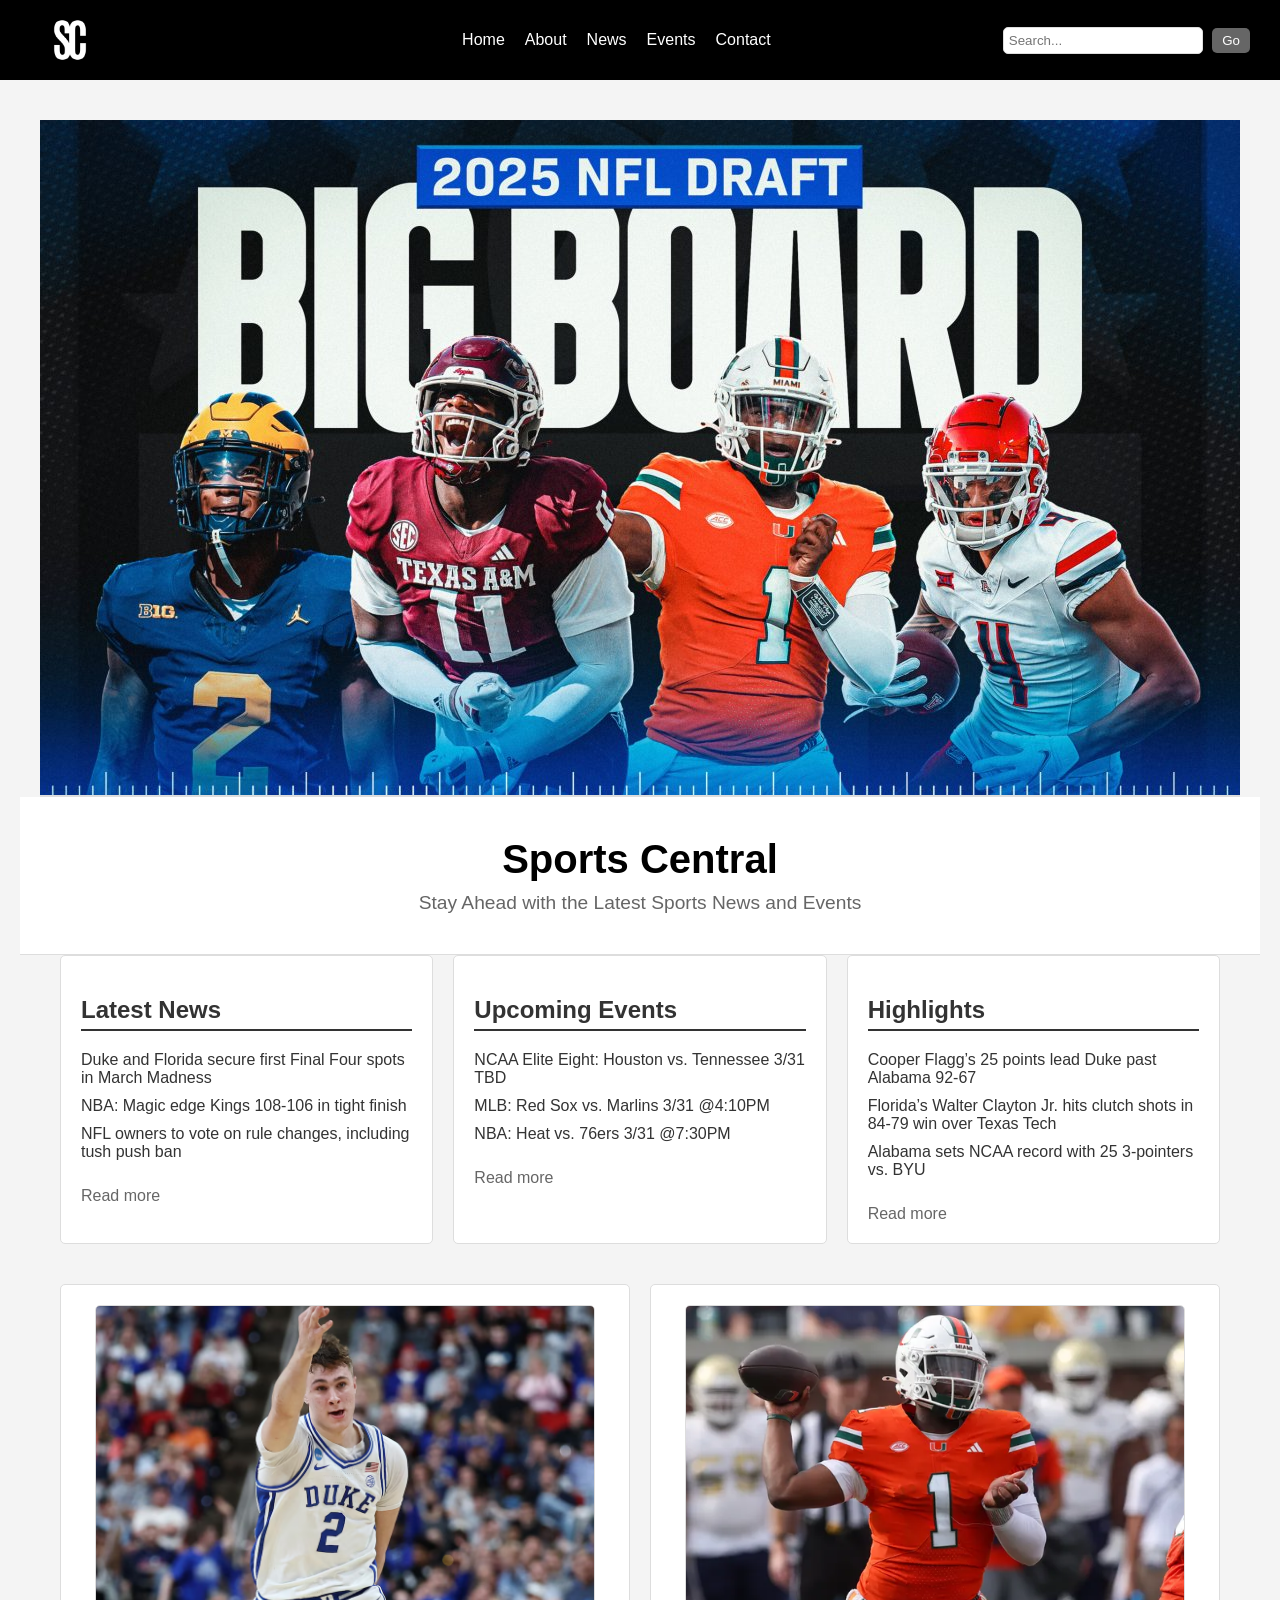
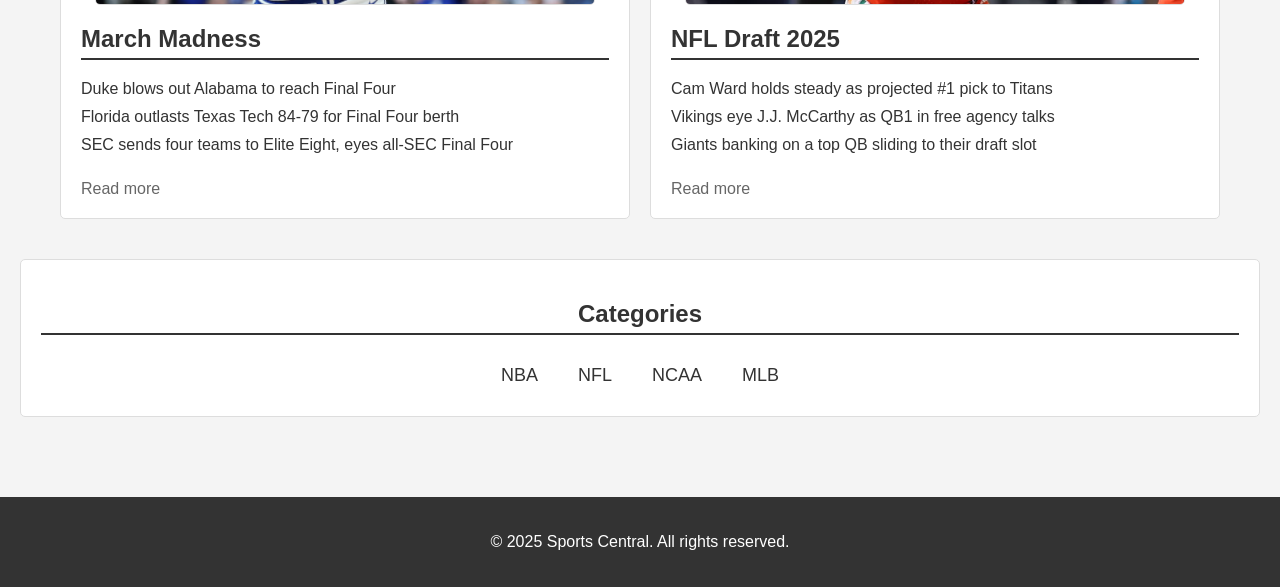
<file: index.html>
<!DOCTYPE html>
<html lang="en">
<head>
    <link rel="stylesheet" href="css/sports-central.css">
    <meta charset="UTF-8">
    <meta name="viewport" content="width=device-width, initial-scale=1.0">
    <title>Sports Central</title>
</head>
<body>
    <header>
        <div class="logo-container">
            <img src="images/sports-central-logo.png" alt="Sports Central logo" width="80">
        </div>
        <nav>
            <ul>
                <li><a href="index.html">Home</a></li>
                <li><a href="about.html">About</a></li>
                <li><a href="news.html">News</a></li>
                <li><a href="events.html">Events</a></li>
                <li><a href="contact.html">Contact</a></li>
            </ul>
        </nav>
        <form action="#" method="get" class="search-bar">
            <input type="text" placeholder="Search...">
            <button type="submit">Go</button>
        </form>
    </header>
    <main>
        <div class="banner">
            <img src="images/nfl-draft.jpg" alt="A view of the NFL draft big board, highlighting player selections, with several players positioned in the background." class="banner-image">
        </div>
        <div class="hero">
            <h1>Sports Central</h1>
            <p>Stay Ahead with the Latest Sports News and Events</p>
        </div>
        <div class="content-container">
            <section id="news">
                <h2>Latest News</h2>
                <ul>
                    <li>Duke and Florida secure first Final Four spots in March Madness</li>
                    <li>NBA: Magic edge Kings 108-106 in tight finish</li>
                    <li>NFL owners to vote on rule changes, including tush push ban</li>
                </ul>
                <a href="#" class="read-more">Read more</a>
            </section>
            <section id="events">
                <h2>Upcoming Events</h2>
                <ul>
                    <li>NCAA Elite Eight: Houston vs. Tennessee 3/31 TBD</li>
                    <li>MLB: Red Sox vs. Marlins 3/31 @4:10PM</li>
                    <li>NBA: Heat vs. 76ers 3/31 @7:30PM</li>
                </ul>
                <a href="#" class="read-more">Read more</a>
            </section>
            <section id="highlights">
                <h2>Highlights</h2>
                <ul>
                    <li>Cooper Flagg’s 25 points lead Duke past Alabama 92-67</li>
                    <li>Florida’s Walter Clayton Jr. hits clutch shots in 84-79 win over Texas Tech</li>
                    <li>Alabama sets NCAA record with 25 3-pointers vs. BYU</li>
                </ul>
                <a href="#" class="read-more">Read more</a>
            </section>
        </div>
        <div class="bottom-content-container">
            <section id="extra-box1">
                <img src="images/cooper-flag.jpg" alt="Cooper Flagg shooting a free-throw" class="feature-image">
                <h2>March Madness</h2>
                <ul>
                    <li>Duke blows out Alabama to reach Final Four</li>
                    <li>Florida outlasts Texas Tech 84-79 for Final Four berth</li>
                    <li>SEC sends four teams to Elite Eight, eyes all-SEC Final Four</li>
                </ul>
                <a href="#" class="read-more">Read more</a>
            </section>
            <section id="extra-box2">
                <img src="images/cam-ward.jpg" alt="Cam Ward throwing a football" class="feature-image">
                <h2>NFL Draft 2025</h2>
                <ul>
                    <li>Cam Ward holds steady as projected #1 pick to Titans</li>
                    <li>Vikings eye J.J. McCarthy as QB1 in free agency talks</li>
                    <li>Giants banking on a top QB sliding to their draft slot</li>
                </ul>
                <a href="#" class="read-more">Read more</a>
            </section>
        </div>
        <section id="categories">
            <h2>Categories</h2>
            <div class="category-links">
                <a href="nba.html">NBA</a>
                <a href="nfl.html">NFL</a>
                <a href="ncaa.html">NCAA</a>
                <a href="mlb.html">MLB</a>
            </div>
        </section>
    </main>
    <footer>
        <p>© 2025 Sports Central. All rights reserved.</p>
    </footer>
</body>
</html>
</file>
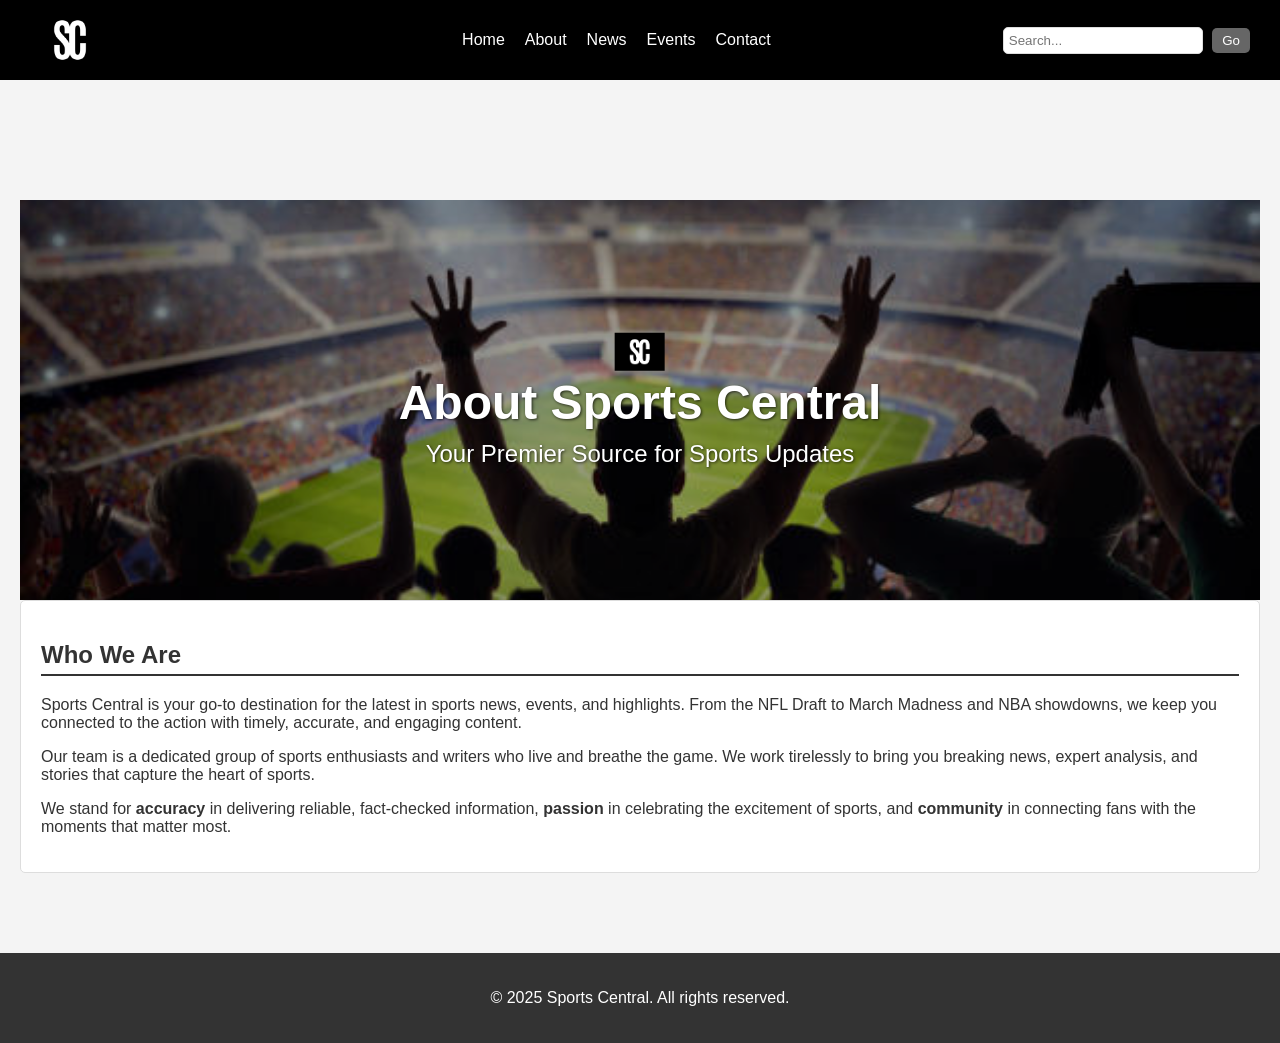
<file: about.html>
<!DOCTYPE html>
<html lang="en">
<head>
    <link rel="stylesheet" href="css/sports-central.css">
    <meta charset="UTF-8">
    <meta name="viewport" content="width=device-width, initial-scale=1.0">
    <title>About | Sports Central</title>
</head>
<body>
    <header>
        <div class="logo-container">
            <img src="images/sports-central-logo.png" alt="Sports Central logo" width="80">
        </div>
        <nav>
            <ul>
                <li><a href="index.html">Home</a></li>
                <li><a href="about.html">About</a></li>
                <li><a href="news.html">News</a></li>
                <li><a href="events.html">Events</a></li>
                <li><a href="contact.html">Contact</a></li>
            </ul>
        </nav>
        <form action="#" method="get" class="search-bar">
            <input type="text" placeholder="Search...">
            <button type="submit">Go</button>
        </form>
    </header>
    <main>
        <div class="hero-with-image">
            <img src="images/stadium-crowd.jpg" alt="Stadium crowd cheering" class="hero-image">
            <div class="hero-content">
                <img src="images/sports-central-logo.png" alt="Sports Central logo" width="50" class="hero-logo">
                <h1>About Sports Central</h1>
                <p>Your Premier Source for Sports Updates</p>
            </div>
        </div>
        <section id="about-content">
            <h2>Who We Are</h2>
            <p>Sports Central is your go-to destination for the latest in sports news, events, and highlights. From the NFL Draft to March Madness and NBA showdowns, we keep you connected to the action with timely, accurate, and engaging content.</p>
            <p>Our team is a dedicated group of sports enthusiasts and writers who live and breathe the game. We work tirelessly to bring you breaking news, expert analysis, and stories that capture the heart of sports.</p>
            <p>We stand for <strong>accuracy</strong> in delivering reliable, fact-checked information, <strong>passion</strong> in celebrating the excitement of sports, and <strong>community</strong> in connecting fans with the moments that matter most.</p>
        </section>
    </main>
    <footer>
        <p>© 2025 Sports Central. All rights reserved.</p>
    </footer>
</body>
</html>
</file>
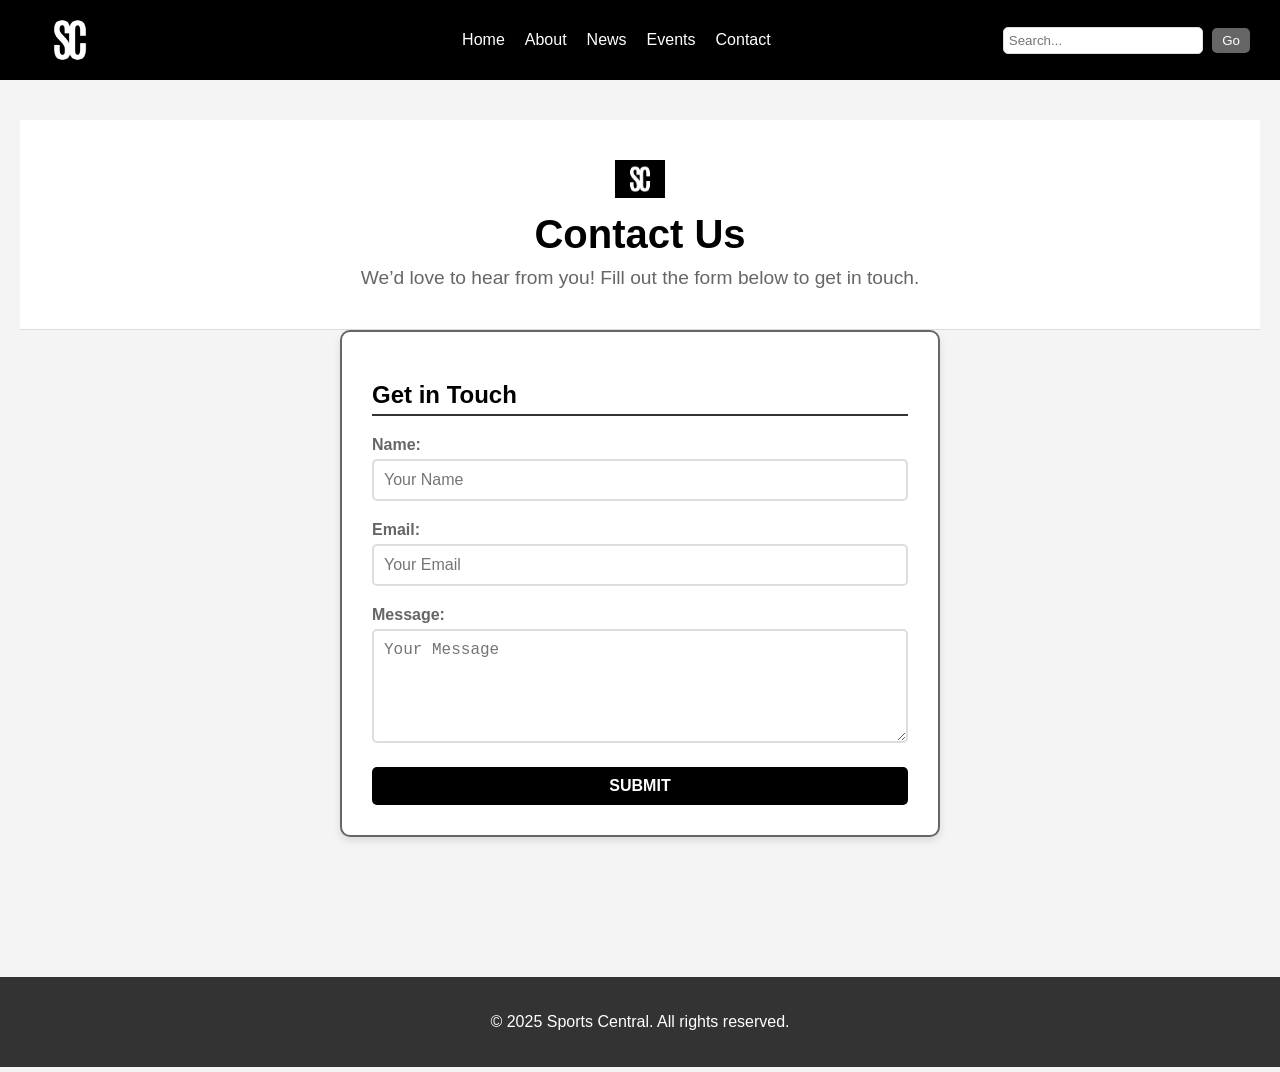
<file: contact.html>
<!DOCTYPE html>
<html lang="en">
<head>
    <link rel="stylesheet" href="css/sports-central.css">
    <meta charset="UTF-8">
    <meta name="viewport" content="width=device-width, initial-scale=1.0">
    <title>Contact - Sports Central</title>
</head>
<body>
    <header>
        <div class="logo-container">
            <img src="images/sports-central-logo.png" alt="Sports Central logo" width="80">
        </div>
        <nav>
            <ul>
                <li><a href="index.html">Home</a></li>
                <li><a href="about.html">About</a></li>
                <li><a href="news.html">News</a></li>
                <li><a href="events.html">Events</a></li>
                <li><a href="contact.html">Contact</a></li>
            </ul>
        </nav>
        <form action="#" method="get" class="search-bar">
            <input type="text" placeholder="Search...">
            <button type="submit">Go</button>
        </form>
    </header>
    <main>
        <div class="hero">
            <img src="images/sports-central-logo.png" alt="Sports Central logo" width="50" class="hero-logo">
            <h1>Contact Us</h1>
            <p>We’d love to hear from you! Fill out the form below to get in touch.</p>
        </div>
        <div class="contact-container">
            <section id="contact-form">
                <h2>Get in Touch</h2>
                <form action="#" method="post">
                    <div class="form-group">
                        <label for="name">Name:</label>
                        <input type="text" id="name" name="name" placeholder="Your Name" required>
                    </div>
                    <div class="form-group">
                        <label for="email">Email:</label>
                        <input type="email" id="email" name="email" placeholder="Your Email" required>
                    </div>
                    <div class="form-group">
                        <label for="message">Message:</label>
                        <textarea id="message" name="message" placeholder="Your Message" rows="5" required></textarea>
                    </div>
                    <button type="submit" class="submit-btn">Submit</button>
                </form>
                <div class="success-message" style="display: none;">Thanks for reaching out!</div> <!-- Hidden by default -->
            </section>
        </div>
    </main>
    <footer>
        <p>© 2025 Sports Central. All rights reserved.</p>
    </footer>
</body>
</html>
</file>
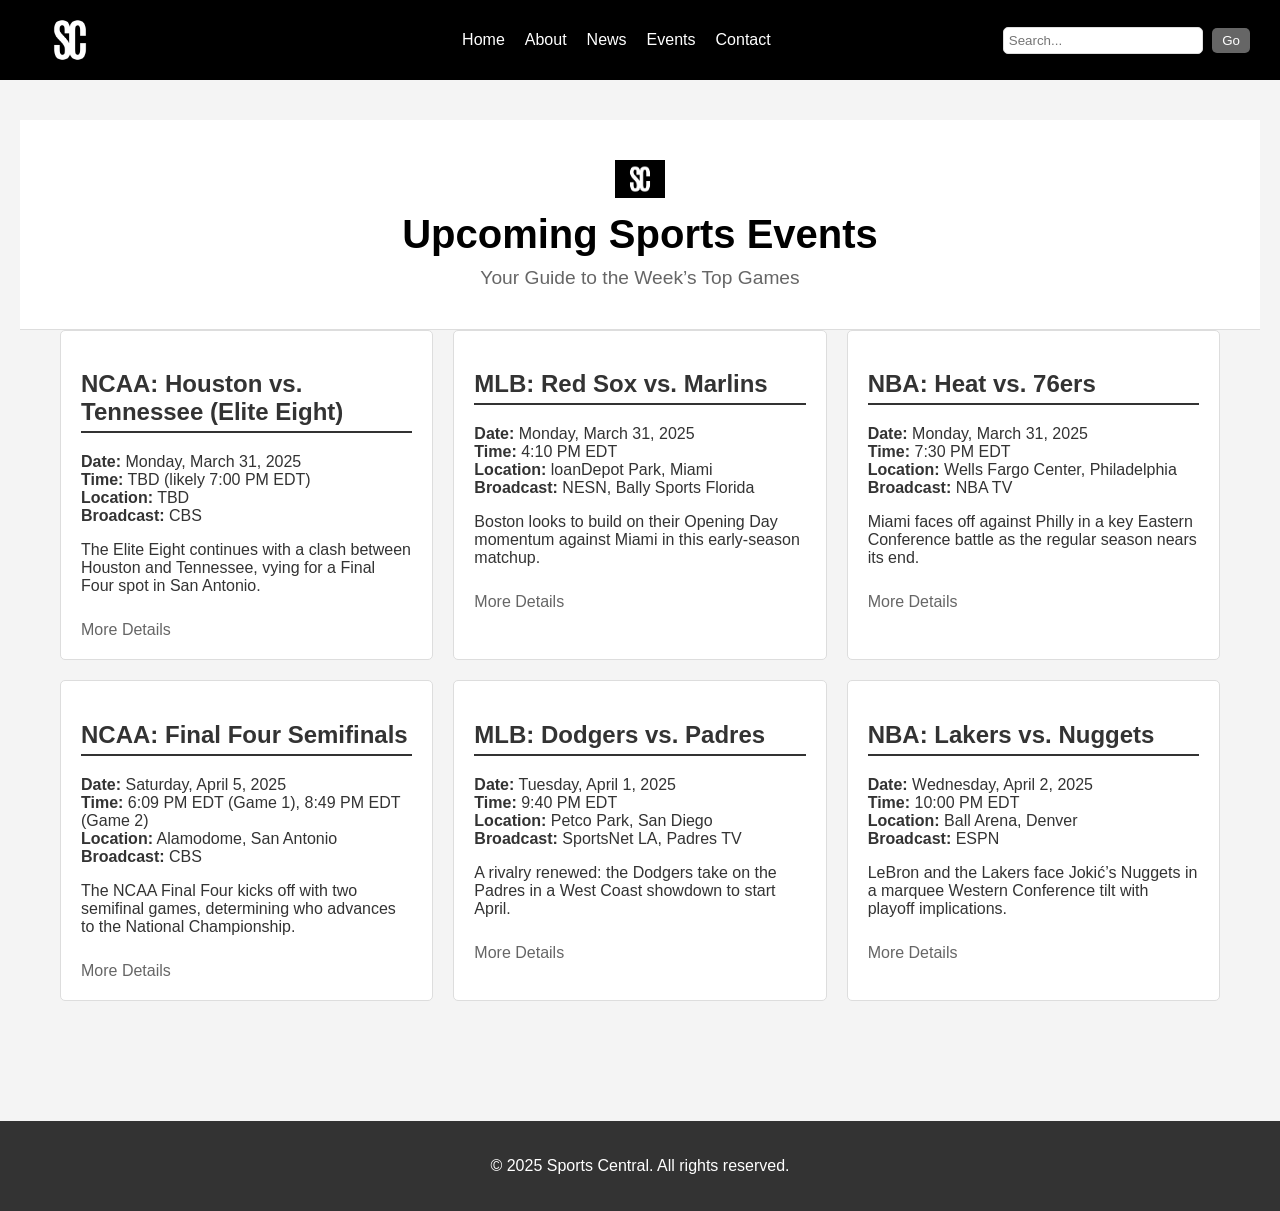
<file: events.html>
<!DOCTYPE html>
<html lang="en">
<head>
    <link rel="stylesheet" href="css/sports-central.css">
    <meta charset="UTF-8">
    <meta name="viewport" content="width=device-width, initial-scale=1.0">
    <title>Events | Sports Central</title>
</head>
<body>
    <header>
        <div class="logo-container">
            <img src="images/sports-central-logo.png" alt="Sports Central logo" width="80">
        </div>
        <nav>
            <ul>
                <li><a href="index.html">Home</a></li>
                <li><a href="about.html">About</a></li>
                <li><a href="news.html">News</a></li>
                <li><a href="events.html">Events</a></li>
                <li><a href="contact.html">Contact</a></li>
            </ul>
        </nav>
        <form action="#" method="get" class="search-bar">
            <input type="text" placeholder="Search...">
            <button type="submit">Go</button>
        </form>
    </header>
    <main>
        <div class="hero">
            <img src="images/sports-central-logo.png" alt="Sports Central logo" width="50" class="hero-logo">
            <h1>Upcoming Sports Events</h1>
            <p>Your Guide to the Week’s Top Games</p>
        </div>
        <div class="content-container">
            <section class="event">
                <h2>NCAA: Houston vs. Tennessee (Elite Eight)</h2>
                <p><strong>Date:</strong> Monday, March 31, 2025<br><strong>Time:</strong> TBD (likely 7:00 PM EDT)<br><strong>Location:</strong> TBD<br><strong>Broadcast:</strong> CBS</p>
                <p>The Elite Eight continues with a clash between Houston and Tennessee, vying for a Final Four spot in San Antonio.</p>
                <a href="#" class="read-more">More Details</a>
            </section>
            <section class="event">
                <h2>MLB: Red Sox vs. Marlins</h2>
                <p><strong>Date:</strong> Monday, March 31, 2025<br><strong>Time:</strong> 4:10 PM EDT<br><strong>Location:</strong> loanDepot Park, Miami<br><strong>Broadcast:</strong> NESN, Bally Sports Florida</p>
                <p>Boston looks to build on their Opening Day momentum against Miami in this early-season matchup.</p>
                <a href="#" class="read-more">More Details</a>
            </section>
            <section class="event">
                <h2>NBA: Heat vs. 76ers</h2>
                <p><strong>Date:</strong> Monday, March 31, 2025<br><strong>Time:</strong> 7:30 PM EDT<br><strong>Location:</strong> Wells Fargo Center, Philadelphia<br><strong>Broadcast:</strong> NBA TV</p>
                <p>Miami faces off against Philly in a key Eastern Conference battle as the regular season nears its end.</p>
                <a href="#" class="read-more">More Details</a>
            </section>
            <section class="event">
                <h2>NCAA: Final Four Semifinals</h2>
                <p><strong>Date:</strong> Saturday, April 5, 2025<br><strong>Time:</strong> 6:09 PM EDT (Game 1), 8:49 PM EDT (Game 2)<br><strong>Location:</strong> Alamodome, San Antonio<br><strong>Broadcast:</strong> CBS</p>
                <p>The NCAA Final Four kicks off with two semifinal games, determining who advances to the National Championship.</p>
                <a href="#" class="read-more">More Details</a>
            </section>
            <section class="event">
                <h2>MLB: Dodgers vs. Padres</h2>
                <p><strong>Date:</strong> Tuesday, April 1, 2025<br><strong>Time:</strong> 9:40 PM EDT<br><strong>Location:</strong> Petco Park, San Diego<br><strong>Broadcast:</strong> SportsNet LA, Padres TV</p>
                <p>A rivalry renewed: the Dodgers take on the Padres in a West Coast showdown to start April.</p>
                <a href="#" class="read-more">More Details</a>
            </section>
            <section class="event">
                <h2>NBA: Lakers vs. Nuggets</h2>
                <p><strong>Date:</strong> Wednesday, April 2, 2025<br><strong>Time:</strong> 10:00 PM EDT<br><strong>Location:</strong> Ball Arena, Denver<br><strong>Broadcast:</strong> ESPN</p>
                <p>LeBron and the Lakers face Jokić’s Nuggets in a marquee Western Conference tilt with playoff implications.</p>
                <a href="#" class="read-more">More Details</a>
            </section>
        </div>
    </main>
    <footer>
        <p>© 2025 Sports Central. All rights reserved.</p>
    </footer>
</body>
</html>
</file>
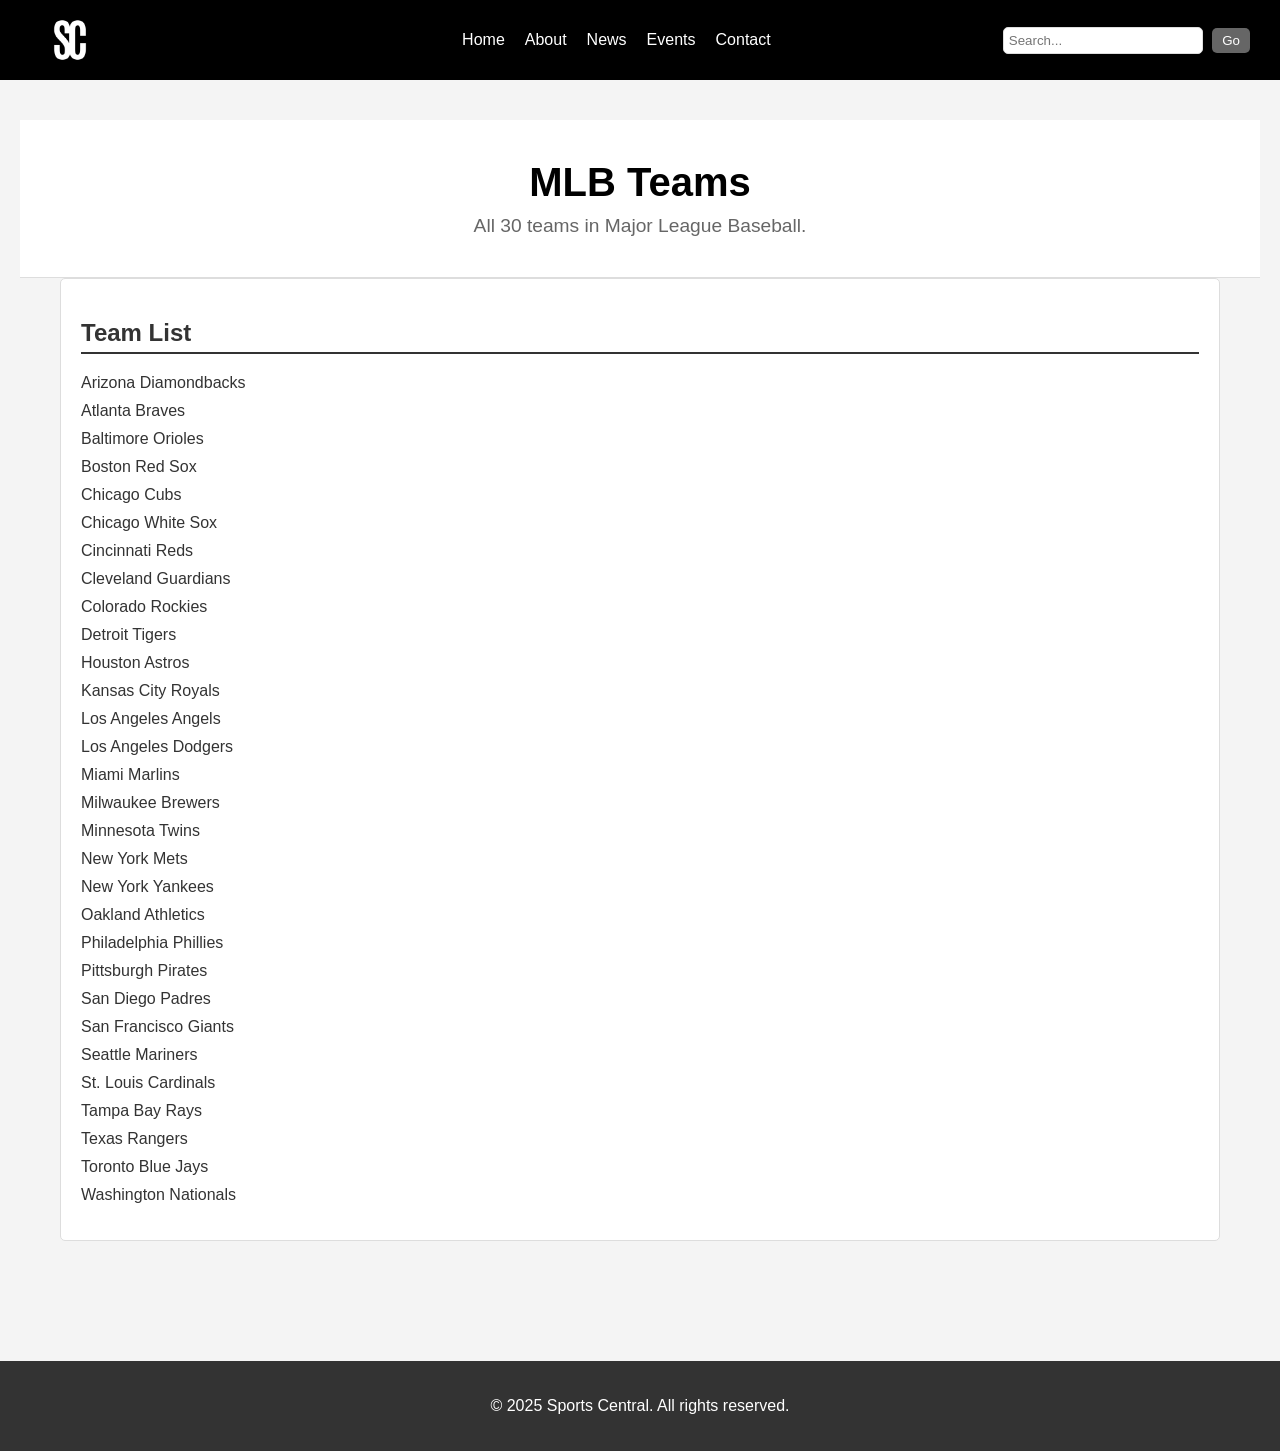
<file: mlb.html>
<!DOCTYPE html>
<html lang="en">
<head>
    <link rel="stylesheet" href="css/sports-central.css">
    <meta charset="UTF-8">
    <meta name="viewport" content="width=device-width, initial-scale=1.0">
    <title>MLB Teams - Sports Central</title>
</head>
<body>
    <header>
        <div class="logo-container">
            <img src="images/sports-central-logo.png" alt="Sports Central logo" width="80">
        </div>
        <nav>
            <ul>
                <li><a href="index.html">Home</a></li>
                <li><a href="about.html">About</a></li>
                <li><a href="news.html">News</a></li>
                <li><a href="events.html">Events</a></li>
                <li><a href="contact.html">Contact</a></li>
            </ul>
        </nav>
        <form action="#" method="get" class="search-bar">
            <input type="text" placeholder="Search...">
            <button type="submit">Go</button>
        </form>
    </header>
    <main>
        <div class="hero">
            <h1>MLB Teams</h1>
            <p>All 30 teams in Major League Baseball.</p>
        </div>
        <div class="content-container">
            <section id="mlb-teams">
                <h2>Team List</h2>
                <ul>
                    <li>Arizona Diamondbacks</li>
                    <li>Atlanta Braves</li>
                    <li>Baltimore Orioles</li>
                    <li>Boston Red Sox</li>
                    <li>Chicago Cubs</li>
                    <li>Chicago White Sox</li>
                    <li>Cincinnati Reds</li>
                    <li>Cleveland Guardians</li>
                    <li>Colorado Rockies</li>
                    <li>Detroit Tigers</li>
                    <li>Houston Astros</li>
                    <li>Kansas City Royals</li>
                    <li>Los Angeles Angels</li>
                    <li>Los Angeles Dodgers</li>
                    <li>Miami Marlins</li>
                    <li>Milwaukee Brewers</li>
                    <li>Minnesota Twins</li>
                    <li>New York Mets</li>
                    <li>New York Yankees</li>
                    <li>Oakland Athletics</li>
                    <li>Philadelphia Phillies</li>
                    <li>Pittsburgh Pirates</li>
                    <li>San Diego Padres</li>
                    <li>San Francisco Giants</li>
                    <li>Seattle Mariners</li>
                    <li>St. Louis Cardinals</li>
                    <li>Tampa Bay Rays</li>
                    <li>Texas Rangers</li>
                    <li>Toronto Blue Jays</li>
                    <li>Washington Nationals</li>
                </ul>
            </section>
        </div>
    </main>
    <footer>
        <p>© 2025 Sports Central. All rights reserved.</p>
    </footer>
</body>
</html>
</file>
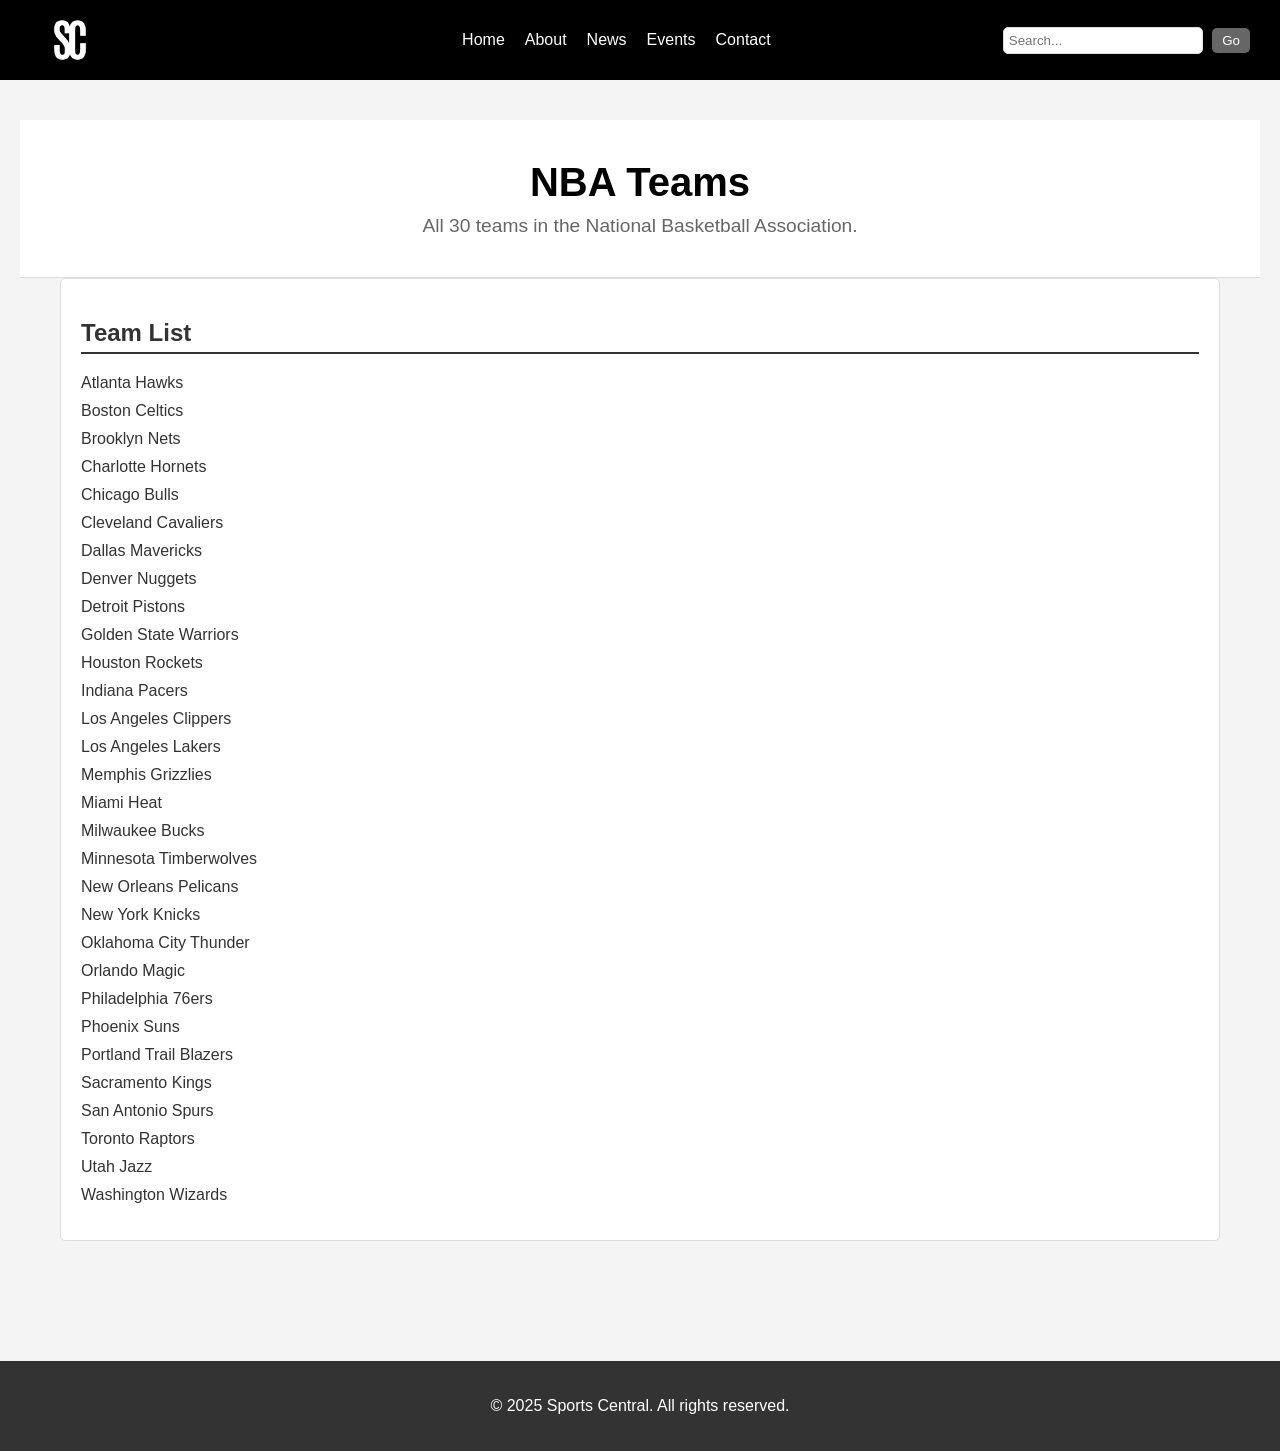
<file: nba.html>
<!DOCTYPE html>
<html lang="en">
<head>
    <link rel="stylesheet" href="css/sports-central.css">
    <meta charset="UTF-8">
    <meta name="viewport" content="width=device-width, initial-scale=1.0">
    <title>NBA Teams - Sports Central</title>
</head>
<body>
    <header>
        <div class="logo-container">
            <img src="images/sports-central-logo.png" alt="Sports Central logo" width="80">
        </div>
        <nav>
            <ul>
                <li><a href="index.html">Home</a></li>
                <li><a href="about.html">About</a></li>
                <li><a href="news.html">News</a></li>
                <li><a href="events.html">Events</a></li>
                <li><a href="contact.html">Contact</a></li>
            </ul>
        </nav>
        <form action="#" method="get" class="search-bar">
            <input type="text" placeholder="Search...">
            <button type="submit">Go</button>
        </form>
    </header>
    <main>
        <div class="hero">
            <h1>NBA Teams</h1>
            <p>All 30 teams in the National Basketball Association.</p>
        </div>
        <div class="content-container">
            <section id="nba-teams">
                <h2>Team List</h2>
                <ul>
                    <li>Atlanta Hawks</li>
                    <li>Boston Celtics</li>
                    <li>Brooklyn Nets</li>
                    <li>Charlotte Hornets</li>
                    <li>Chicago Bulls</li>
                    <li>Cleveland Cavaliers</li>
                    <li>Dallas Mavericks</li>
                    <li>Denver Nuggets</li>
                    <li>Detroit Pistons</li>
                    <li>Golden State Warriors</li>
                    <li>Houston Rockets</li>
                    <li>Indiana Pacers</li>
                    <li>Los Angeles Clippers</li>
                    <li>Los Angeles Lakers</li>
                    <li>Memphis Grizzlies</li>
                    <li>Miami Heat</li>
                    <li>Milwaukee Bucks</li>
                    <li>Minnesota Timberwolves</li>
                    <li>New Orleans Pelicans</li>
                    <li>New York Knicks</li>
                    <li>Oklahoma City Thunder</li>
                    <li>Orlando Magic</li>
                    <li>Philadelphia 76ers</li>
                    <li>Phoenix Suns</li>
                    <li>Portland Trail Blazers</li>
                    <li>Sacramento Kings</li>
                    <li>San Antonio Spurs</li>
                    <li>Toronto Raptors</li>
                    <li>Utah Jazz</li>
                    <li>Washington Wizards</li>
                </ul>
            </section>
        </div>
    </main>
    <footer>
        <p>© 2025 Sports Central. All rights reserved.</p>
    </footer>
</body>
</html>
</file>
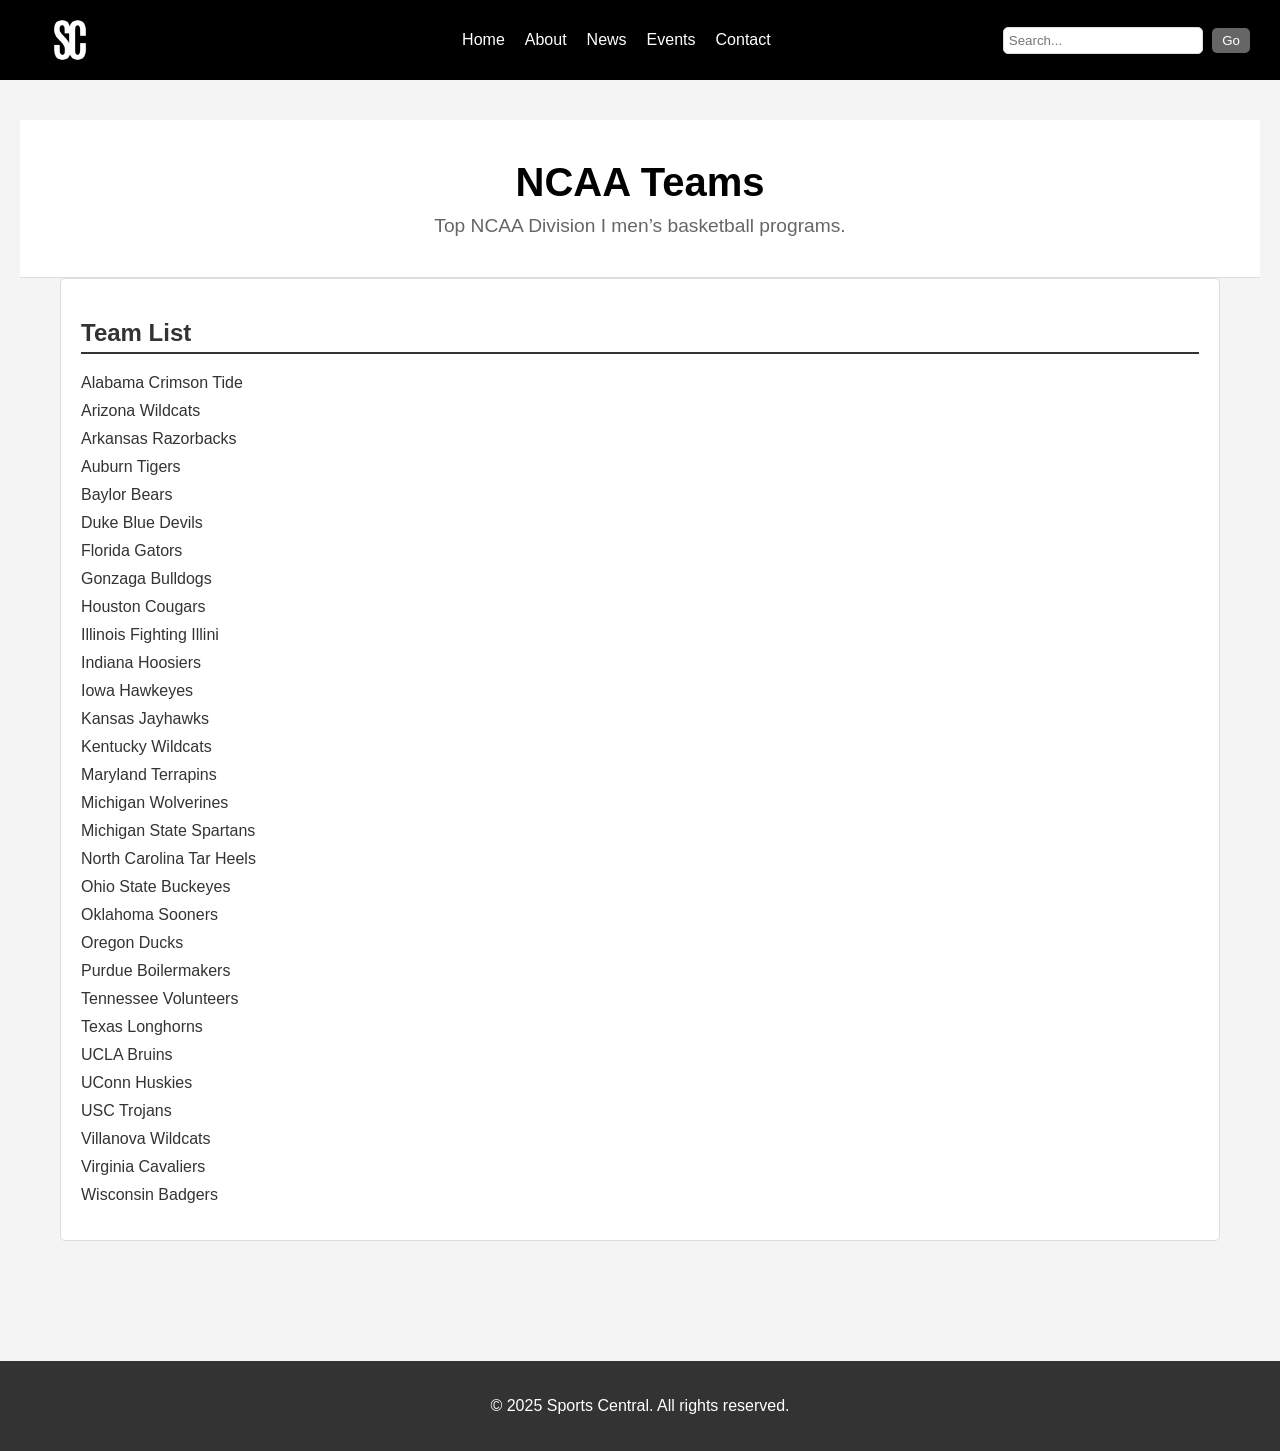
<file: ncaa.html>
<!DOCTYPE html>
<html lang="en">
<head>
    <link rel="stylesheet" href="css/sports-central.css">
    <meta charset="UTF-8">
    <meta name="viewport" content="width=device-width, initial-scale=1.0">
    <title>NCAA Teams - Sports Central</title>
</head>
<body>
    <header>
        <div class="logo-container">
            <img src="images/sports-central-logo.png" alt="Sports Central logo" width="80">
        </div>
        <nav>
            <ul>
                <li><a href="index.html">Home</a></li>
                <li><a href="about.html">About</a></li>
                <li><a href="news.html">News</a></li>
                <li><a href="events.html">Events</a></li>
                <li><a href="contact.html">Contact</a></li>
            </ul>
        </nav>
        <form action="#" method="get" class="search-bar">
            <input type="text" placeholder="Search...">
            <button type="submit">Go</button>
        </form>
    </header>
    <main>
        <div class="hero">
            <h1>NCAA Teams</h1>
            <p>Top NCAA Division I men’s basketball programs.</p>
        </div>
        <div class="content-container">
            <section id="ncaa-teams">
                <h2>Team List</h2>
                <ul>
                    <li>Alabama Crimson Tide</li>
                    <li>Arizona Wildcats</li>
                    <li>Arkansas Razorbacks</li>
                    <li>Auburn Tigers</li>
                    <li>Baylor Bears</li>
                    <li>Duke Blue Devils</li>
                    <li>Florida Gators</li>
                    <li>Gonzaga Bulldogs</li>
                    <li>Houston Cougars</li>
                    <li>Illinois Fighting Illini</li>
                    <li>Indiana Hoosiers</li>
                    <li>Iowa Hawkeyes</li>
                    <li>Kansas Jayhawks</li>
                    <li>Kentucky Wildcats</li>
                    <li>Maryland Terrapins</li>
                    <li>Michigan Wolverines</li>
                    <li>Michigan State Spartans</li>
                    <li>North Carolina Tar Heels</li>
                    <li>Ohio State Buckeyes</li>
                    <li>Oklahoma Sooners</li>
                    <li>Oregon Ducks</li>
                    <li>Purdue Boilermakers</li>
                    <li>Tennessee Volunteers</li>
                    <li>Texas Longhorns</li>
                    <li>UCLA Bruins</li>
                    <li>UConn Huskies</li>
                    <li>USC Trojans</li>
                    <li>Villanova Wildcats</li>
                    <li>Virginia Cavaliers</li>
                    <li>Wisconsin Badgers</li>
                </ul>
            </section>
        </div>
    </main>
    <footer>
        <p>© 2025 Sports Central. All rights reserved.</p>
    </footer>
</body>
</html>
</file>
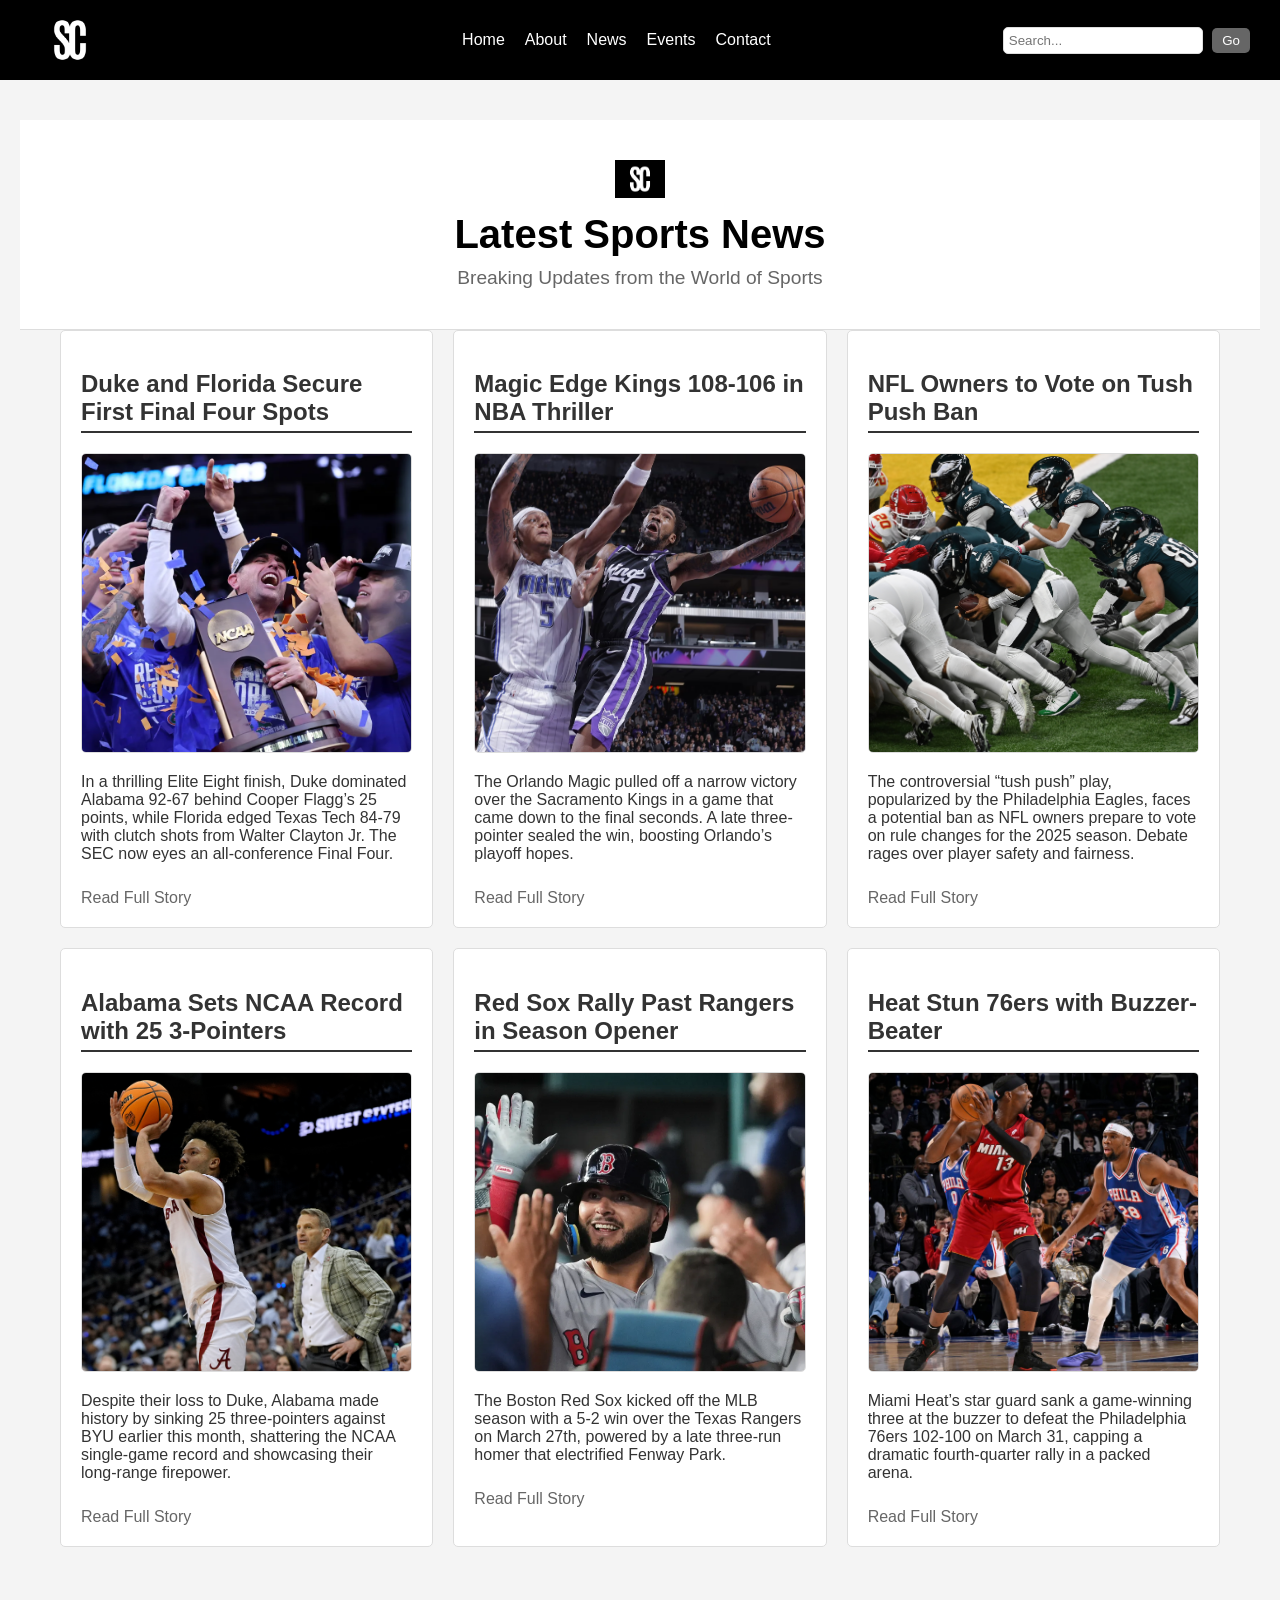
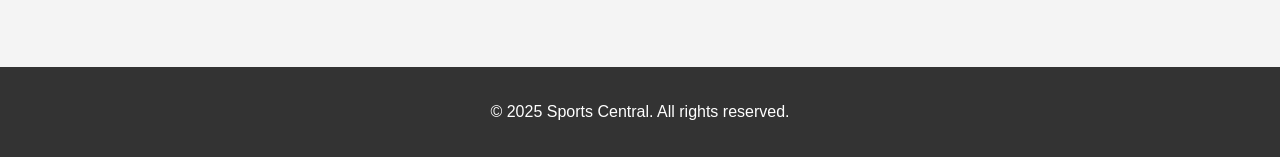
<file: news.html>
<!DOCTYPE html>
<html lang="en">
<head>
    <link rel="stylesheet" href="css/sports-central.css">
    <meta charset="UTF-8">
    <meta name="viewport" content="width=device-width, initial-scale=1.0">
    <title>News | Sports Central</title>
</head>
<body>
    <header>
        <div class="logo-container">
            <img src="images/sports-central-logo.png" alt="Sports Central logo" width="80">
        </div>
        <nav>
            <ul>
                <li><a href="index.html">Home</a></li>
                <li><a href="about.html">About</a></li>
                <li><a href="news.html">News</a></li>
                <li><a href="events.html">Events</a></li>
                <li><a href="contact.html">Contact</a></li>
            </ul>
        </nav>
        <form action="#" method="get" class="search-bar">
            <input type="text" placeholder="Search...">
            <button type="submit">Go</button>
        </form>
    </header>
    <main>
        <div class="hero">
        	<img src="images/sports-central-logo.png" alt="Sports Central logo" width="50" class="hero-logo">
            <h1>Latest Sports News</h1>
            <p>Breaking Updates from the World of Sports</p>
        </div>
        <div class="content-container">
            <section class="news-article">
                <h2>Duke and Florida Secure First Final Four Spots</h2>
                <img src="images/duke-florida-final-four.jpg" alt="Duke and Florida players celebrating Final Four berth" class="feature-image">
                <p>In a thrilling Elite Eight finish, Duke dominated Alabama 92-67 behind Cooper Flagg’s 25 points, while Florida edged Texas Tech 84-79 with clutch shots from Walter Clayton Jr. The SEC now eyes an all-conference Final Four.</p>
                <a href="#" class="read-more">Read Full Story</a>
            </section>
            <section class="news-article">
                <h2>Magic Edge Kings 108-106 in NBA Thriller</h2>
                <img src="images/magic-kings-game.jpg" alt="Magic vs. Kings game action shot" class="feature-image">
                <p>The Orlando Magic pulled off a narrow victory over the Sacramento Kings in a game that came down to the final seconds. A late three-pointer sealed the win, boosting Orlando’s playoff hopes.</p>
                <a href="#" class="read-more">Read Full Story</a>
            </section>
            <section class="news-article">
                <h2>NFL Owners to Vote on Tush Push Ban</h2>
                <img src="images/tush-push-play.jpg" alt="NFL players executing the tush push play" class="feature-image">
                <p>The controversial “tush push” play, popularized by the Philadelphia Eagles, faces a potential ban as NFL owners prepare to vote on rule changes for the 2025 season. Debate rages over player safety and fairness.</p>
                <a href="#" class="read-more">Read Full Story</a>
            </section>
            <section class="news-article">
                <h2>Alabama Sets NCAA Record with 25 3-Pointers</h2>
                <img src="images/alabama-3-pointers.jpg" alt="Alabama player shooting a 3-pointer" class="feature-image">
                <p>Despite their loss to Duke, Alabama made history by sinking 25 three-pointers against BYU earlier this month, shattering the NCAA single-game record and showcasing their long-range firepower.</p>
                <a href="#" class="read-more">Read Full Story</a>
            </section>
            <section class="news-article">
                <h2>Red Sox Rally Past Rangers in Season Opener</h2>
                <img src="images/red-sox-texas-opener.jpg" alt="Red Sox player hitting a home run against Rangers" class="feature-image">
                <p>The Boston Red Sox kicked off the MLB season with a 5-2 win over the Texas Rangers on March 27th, powered by a late three-run homer that electrified Fenway Park.</p>
                <a href="#" class="read-more">Read Full Story</a>
            </section>
            <section class="news-article">
                <h2>Heat Stun 76ers with Buzzer-Beater</h2>
                <img src="images/heat-76ers.jpg" alt="Heat player and 76ers player" class="feature-image">
                <p>Miami Heat’s star guard sank a game-winning three at the buzzer to defeat the Philadelphia 76ers 102-100 on March 31, capping a dramatic fourth-quarter rally in a packed arena.</p>
                <a href="#" class="read-more">Read Full Story</a>
            </section>
        </div>
    </main>
    <footer>
        <p>© 2025 Sports Central. All rights reserved.</p>
    </footer>
</body>
</html>
</file>
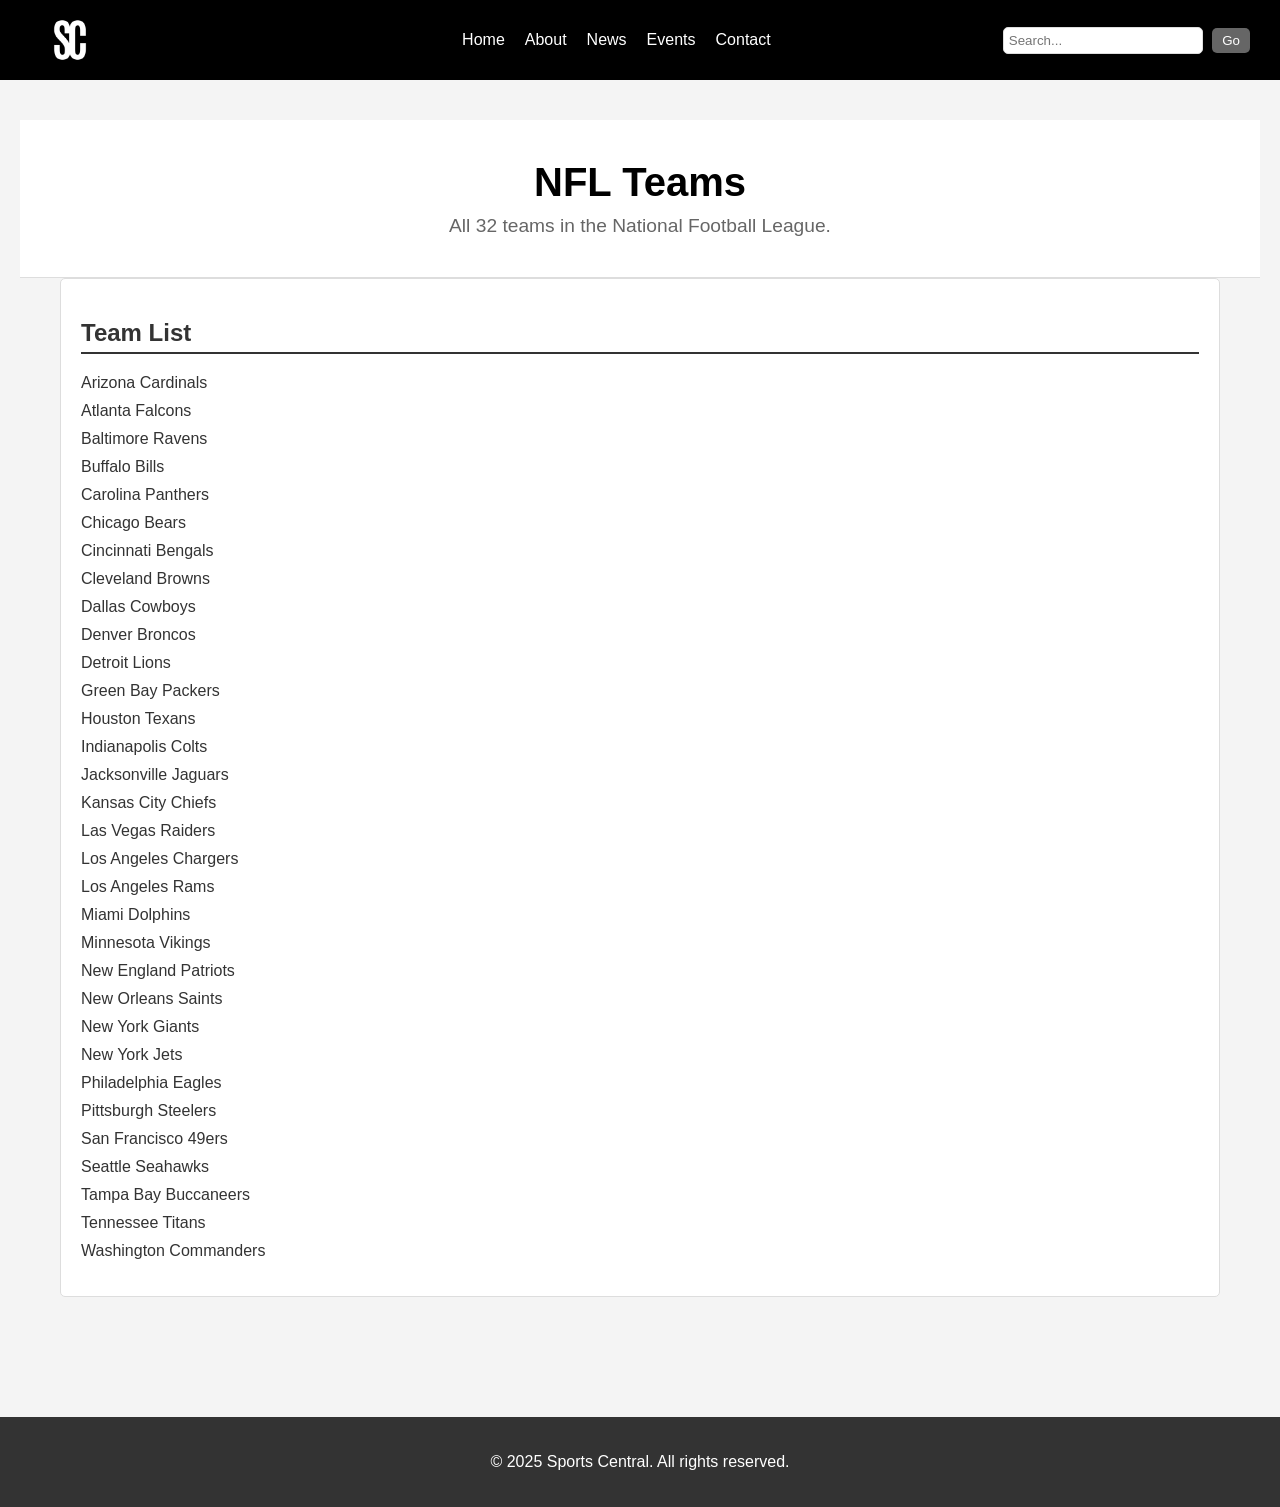
<file: nfl.html>
<!DOCTYPE html>
<html lang="en">
<head>
    <link rel="stylesheet" href="css/sports-central.css">
    <meta charset="UTF-8">
    <meta name="viewport" content="width=device-width, initial-scale=1.0">
    <title>NFL Teams - Sports Central</title>
</head>
<body>
    <header>
        <div class="logo-container">
            <img src="images/sports-central-logo.png" alt="Sports Central logo" width="80">
        </div>
        <nav>
            <ul>
                <li><a href="index.html">Home</a></li>
                <li><a href="about.html">About</a></li>
                <li><a href="news.html">News</a></li>
                <li><a href="events.html">Events</a></li>
                <li><a href="contact.html">Contact</a></li>
            </ul>
        </nav>
        <form action="#" method="get" class="search-bar">
            <input type="text" placeholder="Search...">
            <button type="submit">Go</button>
        </form>
    </header>
    <main>
        <div class="hero">
            <h1>NFL Teams</h1>
            <p>All 32 teams in the National Football League.</p>
        </div>
        <div class="content-container">
            <section id="nfl-teams">
                <h2>Team List</h2>
                <ul>
                    <li>Arizona Cardinals</li>
                    <li>Atlanta Falcons</li>
                    <li>Baltimore Ravens</li>
                    <li>Buffalo Bills</li>
                    <li>Carolina Panthers</li>
                    <li>Chicago Bears</li>
                    <li>Cincinnati Bengals</li>
                    <li>Cleveland Browns</li>
                    <li>Dallas Cowboys</li>
                    <li>Denver Broncos</li>
                    <li>Detroit Lions</li>
                    <li>Green Bay Packers</li>
                    <li>Houston Texans</li>
                    <li>Indianapolis Colts</li>
                    <li>Jacksonville Jaguars</li>
                    <li>Kansas City Chiefs</li>
                    <li>Las Vegas Raiders</li>
                    <li>Los Angeles Chargers</li>
                    <li>Los Angeles Rams</li>
                    <li>Miami Dolphins</li>
                    <li>Minnesota Vikings</li>
                    <li>New England Patriots</li>
                    <li>New Orleans Saints</li>
                    <li>New York Giants</li>
                    <li>New York Jets</li>
                    <li>Philadelphia Eagles</li>
                    <li>Pittsburgh Steelers</li>
                    <li>San Francisco 49ers</li>
                    <li>Seattle Seahawks</li>
                    <li>Tampa Bay Buccaneers</li>
                    <li>Tennessee Titans</li>
                    <li>Washington Commanders</li>
                </ul>
            </section>
        </div>
    </main>
    <footer>
        <p>© 2025 Sports Central. All rights reserved.</p>
    </footer>
</body>
</html>
</file>
<file: css/sports-central.css>
* {
    box-sizing: border-box;
}

body {
    font-family: Arial, sans-serif;
    margin: 0;
    padding: 0;
    background-color: #f4f4f4;
    color: #333;
}

header {
    position: fixed;
    top: 0;
    width: 100%;
    display: flex;
    justify-content: space-between;
    align-items: center;
    background-color: black;
    color: white;
    padding: 10px 20px;
    flex-wrap: wrap;
    z-index: 1000;
}

.logo-container {
    position: relative;
    width: 100px;
    height: 60px;
    display: flex;
    justify-content: center;
    align-items: center;
}

.logo-container img {
    position: absolute;
    top: 50%;
    left: 50%;
    transform: translate(-50%, -50%);
    width: 80px;
    height: auto;
}

nav {
    position: relative;
    margin-left: 100px;
}

nav ul {
    list-style: none;
    margin: 0;
    padding: 0;
    display: flex;
}

nav ul li {
    margin-left: 20px;
}

nav ul li a {
    color: white;
    text-decoration: none;
}

nav ul li a:hover {
    text-decoration: underline;
}

nav ul li a:focus {
    outline: 2px solid #fff;
    outline-offset: 2px;
}

nav ul li a:visited {
    color: #ccc;
}

.search-bar {
    padding: 10px;
}

.search-bar input {
    padding: 5px;
    width: 200px;
    border-radius: 5px;
    border: 1px solid #ddd;
}

.search-bar button {
    padding: 5px 10px;
    margin-left: 5px;
    background-color: #666; 
    color: white;
    border: none;
    border-radius: 5px;
    cursor: pointer;
}

.search-bar button:hover {
    background-color: #4d4d4d; 
}

.banner {
    width: 100%;
    text-align: center;
    margin: 0;
    padding: 0;
}

.banner-image {
    width: 100%;
    max-width: 1200px;
    height: auto;
    display: block;
    margin: 0 auto;
    border-bottom: 2px solid #ddd;
}

.hero {
    text-align: center;
    padding: 40px 20px;
    background-color: #fff;
    border-bottom: 1px solid #ddd;
}

.hero h1 {
    margin: 0;
    font-size: 2.5em;
    color: #000; 
    font-family: 'Impact', sans-serif; 
}

.hero p {
    margin: 10px 0 0;
    font-size: 1.2em;
    color: #666; 
}

.hero .hero-logo {
    margin-bottom: 10px; 
}

main {
    padding: 20px;
    margin-top: 100px; 
}

.content-container {
    display: grid;
    grid-template-columns: repeat(auto-fit, minmax(300px, 1fr));
    gap: 20px;
    margin: 0 auto 40px;
    max-width: 1200px;
    padding: 0 20px;
}

section {
    position: relative;
    padding: 20px;
    background-color: #fff;
    border: 1px solid #ddd;
    border-radius: 5px;
}

section h2 {
    border-bottom: 2px solid #333;
    padding-bottom: 5px;
    margin-bottom: 20px;
}

section ul {
    list-style: none;
    padding: 0;
}

section ul li {
    margin: 10px 0;
}

.read-more {
    display: inline-block;
    margin-top: 10px;
    color: #666; 
    text-decoration: none;
}

.read-more:hover {
    text-decoration: underline;
}

.feature-image {
    width: 100%;
    max-width: 500px;
    height: 300px;
    object-fit: cover;
    border-radius: 5px;
    border: 1px solid #ddd;
    display: block;
    margin: 0 auto 20px; 
}

.bottom-content-container {
    display: grid;
    grid-template-columns: repeat(auto-fit, minmax(300px, 1fr));
    gap: 20px;
    margin: 0 auto 40px;
    max-width: 1200px;
    padding: 0 20px;
}

.bottom-content-container section {
    margin: 0;
}

#categories {
    text-align: center;
    padding: 20px;
    background-color: #fff;
    border: 1px solid #ddd;
    border-radius: 5px;
}

#categories h2 {
    border-bottom: 2px solid #333;
    padding-bottom: 5px;
    margin-bottom: 20px;
}

#categories .category-links {
    display: flex;
    justify-content: center;
    gap: 20px;
}

#categories .category-links a {
    text-decoration: none;
    font-size: 18px;
    color: #333;
    padding: 10px;
}

#categories .category-links a:hover {
    background-color: #ddd;
    border-radius: 5px;
}

.contact-container {
    display: flex;
    justify-content: center;
    margin: 0 auto 60px;
    max-width: 1200px;
    padding: 0 20px;
}

#contact-form {
    width: 100%;
    max-width: 600px;
    padding: 30px;
    border-radius: 10px;
    box-shadow: 0 4px 8px rgba(0, 0, 0, 0.1); 
    border: 2px solid #666; 
}

#contact-form h2 {
    color: #000; 
}

.form-group {
    margin-bottom: 20px;
}

.form-group label {
    display: block;
    margin-bottom: 5px;
    font-weight: bold;
    color: #666; 
}

.form-group input,
.form-group textarea {
    width: 100%;
    padding: 10px;
    border: 2px solid #ddd; 
    border-radius: 5px;
    font-size: 16px;
    transition: border-color 0.3s ease;
}

.form-group input:focus,
.form-group textarea:focus {
    border-color: #999; 
    outline: none;
}

.form-group textarea {
    resize: vertical;
}

.submit-btn {
    display: block;
    width: 100%;
    padding: 10px;
    background-color: #000; 
    color: white;
    border: none;
    border-radius: 5px;
    font-size: 16px;
    font-weight: bold;
    text-transform: uppercase;
    cursor: pointer;
    transition: background-color 0.3s ease;
}

.submit-btn:hover {
    background-color: #333; 
}

.success-message {
    margin-top: 20px;
    padding: 10px;
    background-color: #999; 
    color: white;
    text-align: center;
    border-radius: 5px;
    font-weight: bold;
}

footer {
    position: relative;
    bottom: 0;
    width: 100%;
    text-align: center;
    padding: 20px 0;
    background-color: #333;
    color: white;
    margin-top: 60px;
}

footer p:hover {
    color: #ddd;
    cursor: pointer;
}

.hero-with-image {
    position: relative;
    width: 100%;
    height: 400px;
    overflow: hidden;
    margin-top: 80px;
}

.hero-image {
    width: 100%;
    height: 100%;
    object-fit: cover;
    filter: brightness(0.6);
}

.hero-content {
    position: absolute;
    top: 50%;
    left: 50%;
    transform: translate(-50%, -50%);
    text-align: center;
    color: white;
    text-shadow: 1px 1px 3px rgba(0, 0, 0, 0.7);
}

.hero-content h1 {
    font-size: 3em;
    margin: 0;
    color: white;
}

.hero-content p {
    font-size: 1.5em;
    margin: 10px 0 0;
    color: white;
}

@media (max-width: 768px) {
    header {
        flex-direction: row;
        align-items: center;
        justify-content: space-between; 
        padding: 10px 10px;
        flex-wrap: nowrap; 
    }

    .logo-container {
        width: auto;
        height: auto;
        margin: 0; 
    }

    .logo-container img {
        position: static;
        margin: 0;
        width: 50px; 
        transform: none;
    }

    nav {
        margin-left: 0;
        flex-grow: 1;
        display: flex;
        justify-content: center; 
    }

    nav ul {
        flex-direction: row; 
        align-items: center;
        justify-content: center; 
        width: auto;
        gap: 8px; 
    }

    nav ul li {
        margin: 0; 
    }

    nav ul li a {
        font-size: 0.8em;
        padding: 5px 6px; 
    }

    .search-bar {
        padding: 0; 
        display: flex;
        align-items: center;
    }

    .search-bar input {
        width: 80px; 
        padding: 4px; 
        font-size: 0.8em;
    }

    .search-bar button {
        padding: 4px 8px; 
        font-size: 0.8em;
    }

    
    .banner {
        margin-bottom: 0; 
    }

    .banner-image {
        margin-top: 60px; 
        margin-bottom: 0; 
    }

    .hero {
        padding: 20px 10px; 
        margin-top: 0; 
    }

    .hero h1 {
        font-size: 1.8em;
    }

    .hero p {
        font-size: 1em;
    }

    main {
        margin-top: 60px; 
        padding: 15px;
    }

    .content-container {
        grid-template-columns: 1fr;
        gap: 15px;
        padding: 0 10px;
    }

    section {
        padding: 15px;
    }

    section h2 {
        font-size: 1.3em;
    }

    section ul li {
        font-size: 0.9em;
    }

    .feature-image {
        max-width: 100%;
        height: 200px; 
        margin-bottom: 15px; 
    }

    .bottom-content-container {
        grid-template-columns: 1fr;
        gap: 15px;
        padding: 0 10px;
    }

    #contact-form {
        padding: 15px;
        box-shadow: 0 2px 4px rgba(0, 0, 0, 0.1);
    }

    .hero-with-image {
        height: 250px;
        margin-top: 60px;
    }

    .hero-content h1 {
        font-size: 1.5em;
    }

    .hero-content p {
        font-size: 0.9em;
    }
}


@media (max-width: 480px) {
    .logo-container img {
        width: 40px; 
    }

    nav ul {
        gap: 5px; 
    }

    nav ul li a {
        font-size: 0.7em;
        padding: 5px;
    }

    .search-bar input {
        width: 60px; 
        font-size: 0.7em;
        padding: 3px;
    }

    .search-bar button {
        font-size: 0.7em;
        padding: 3px 6px;
    }

    .banner-image {
        margin-top: 50px; 
    }

    main {
        margin-top: 50px;
    }

    .hero-with-image {
        height: 200px;
        margin-top: 50px;
    }

    .hero h1 {
        font-size: 1.5em;
    }

    .hero p {
        font-size: 0.9em;
    }

    .hero-content h1 {
        font-size: 1.2em;
    }

    .hero-content p {
        font-size: 0.8em;
    }

    section h2 {
        font-size: 1.1em;
    }

    section ul li {
        font-size: 0.85em;
    }

    .feature-image {
        height: 150px; 
    }
}
</file>
